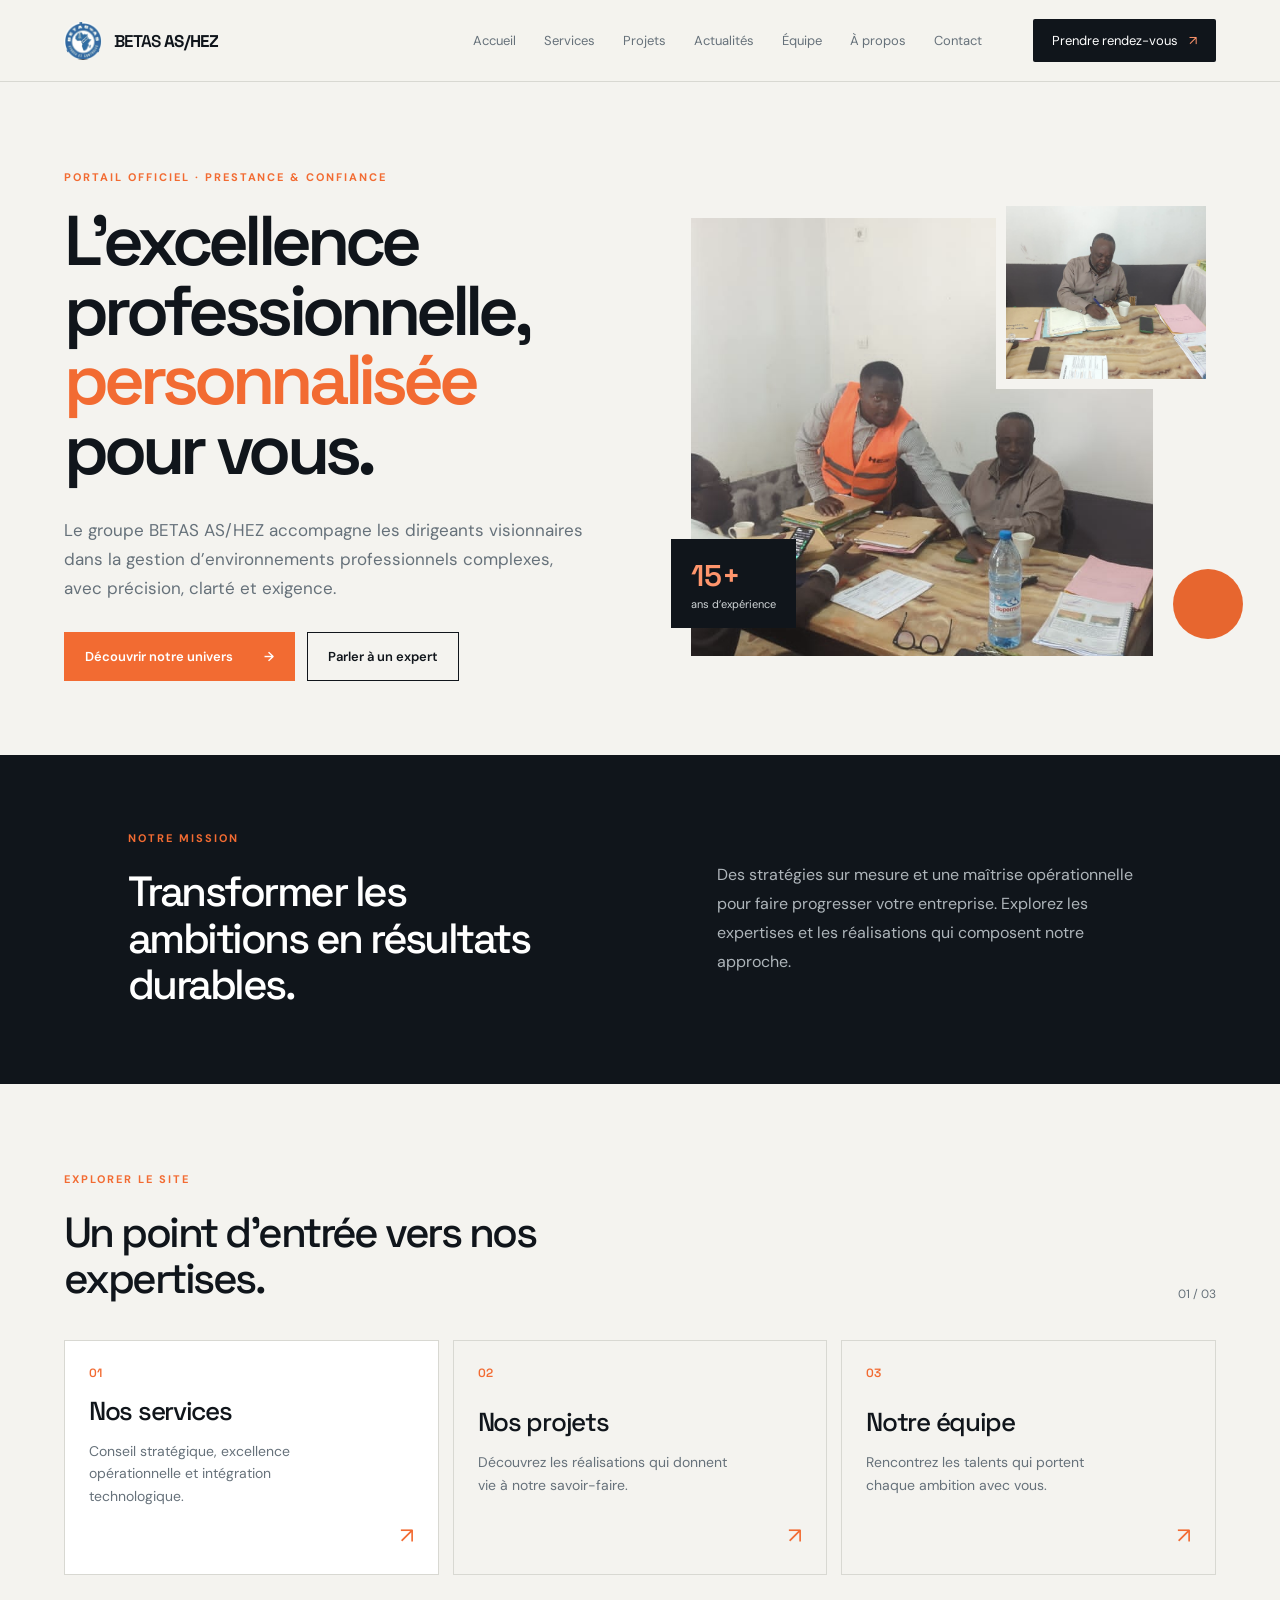
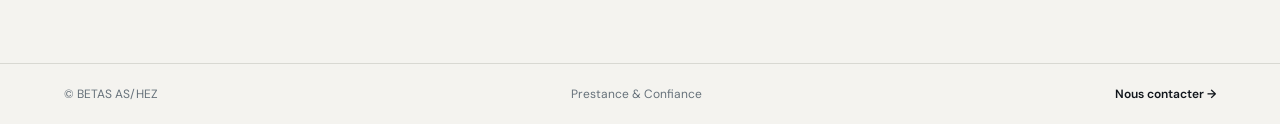
<file: index.html>
<!doctype html>
<html lang="fr">
<head>
  <meta charset="utf-8">
  <meta name="viewport" content="width=device-width, initial-scale=1">
  <meta name="description" content="BETAS AS/HEZ — conseil stratégique, excellence opérationnelle et intégration technologique.">
  <title>BETAS AS/HEZ | Portail</title>
  <link rel="preconnect" href="https://fonts.googleapis.com">
  <link rel="preconnect" href="https://fonts.gstatic.com" crossorigin>
  <link href="https://fonts.googleapis.com/css2?family=DM+Sans:wght@400;500;600;700&family=Space+Grotesk:wght@500;600;700&display=swap" rel="stylesheet">
  <link rel="stylesheet" href="portal.css">
</head>
<body>
  <header class="site-header">
    <a class="brand" href="index.html" aria-label="BETAS AS/HEZ, accueil">
      <img src="IMG-20260818-WA0112.jpg" alt="Logo BETAS AS/HEZ">
      <span>BETAS <b>AS/HEZ</b></span>
    </a>
    <nav class="desktop-nav" aria-label="Navigation principale">
      <a href="home.html">Accueil</a><a href="service.html">Services</a><a href="projets.html">Projets</a><a href="actualité.html">Actualités</a><a href="administration.html">Équipe</a><a href="why.html">À propos</a><a href="contact.html">Contact</a>
    </nav>
    <a class="header-action" href="bookappointment1.html">Prendre rendez-vous <span aria-hidden="true">↗</span></a>
  </header>

  <main>
    <section class="hero">
      <div class="hero-copy">
        <p class="eyebrow">PORTAIL OFFICIEL · PRESTANCE &amp; CONFIANCE</p>
        <h1>L’excellence professionnelle, <em>personnalisée</em> pour vous.</h1>
        <p class="hero-text">Le groupe BETAS AS/HEZ accompagne les dirigeants visionnaires dans la gestion d’environnements professionnels complexes, avec précision, clarté et exigence.</p>
        <div class="hero-actions"><a class="button button-primary" href="home.html">Découvrir notre univers <span>→</span></a><a class="button button-secondary" href="contact.html">Parler à un expert</a></div>
      </div>
      <div class="hero-visual" aria-label="Présentation de l'univers BETAS AS/HEZ">
        <div class="visual-card visual-main"><img src="IMG-20260819-WA0003.jpg" alt="Projet BETAS AS/HEZ"></div>
        <div class="visual-card visual-small"><img src="IMG-20260819-WA0004.jpg" alt="Réalisation BETAS AS/HEZ"></div>
        <div class="visual-note"><strong>15+</strong><span>ans d’expérience</span></div>
        <div class="orange-orb"></div>
      </div>
    </section>

    <section class="intro" aria-labelledby="mission-title">
      <div><p class="eyebrow">NOTRE MISSION</p><h2 id="mission-title">Transformer les ambitions en résultats durables.</h2></div>
      <p>Des stratégies sur mesure et une maîtrise opérationnelle pour faire progresser votre entreprise. Explorez les expertises et les réalisations qui composent notre approche.</p>
    </section>

    <section class="pathways" aria-labelledby="explore-title">
      <div class="section-heading"><div><p class="eyebrow">EXPLORER LE SITE</p><h2 id="explore-title">Un point d’entrée vers nos expertises.</h2></div><span class="section-index">01 / 03</span></div>
      <div class="path-grid">
        <a class="path-card featured" href="service.html"><span class="card-number">01</span><div><h3>Nos services</h3><p>Conseil stratégique, excellence opérationnelle et intégration technologique.</p></div><span class="arrow">↗</span></a>
        <a class="path-card" href="projets.html"><span class="card-number">02</span><div><h3>Nos projets</h3><p>Découvrez les réalisations qui donnent vie à notre savoir-faire.</p></div><span class="arrow">↗</span></a>
        <a class="path-card" href="administration.html"><span class="card-number">03</span><div><h3>Notre équipe</h3><p>Rencontrez les talents qui portent chaque ambition avec vous.</p></div><span class="arrow">↗</span></a>
      </div>
    </section>
  </main>
  <footer><span>© BETAS AS/HEZ</span><span>Prestance &amp; Confiance</span><a href="contact.html">Nous contacter →</a></footer>
</body>
</html>
</file>
<file: portal.css>
:root{--ink:#10151b;--muted:#66717a;--paper:#f4f3ef;--line:#d8d8d2;--orange:#f26b32;--white:#fff}*{box-sizing:border-box}body{margin:0;background:var(--paper);color:var(--ink);font-family:'DM Sans',sans-serif}a{color:inherit;text-decoration:none}.site-header{height:82px;padding:0 clamp(24px,5vw,76px);display:flex;align-items:center;gap:clamp(24px,4vw,64px);border-bottom:1px solid var(--line);background:rgba(244,243,239,.9);position:relative;z-index:2}.brand{display:flex;align-items:center;gap:12px;font:600 17px 'Space Grotesk';letter-spacing:-.04em;white-space:nowrap}.brand img{width:38px;height:38px;object-fit:cover;border-radius:50%}.brand b{font-weight:700}.desktop-nav{display:flex;gap:28px;margin-left:auto;font-size:13px;color:var(--muted)}.desktop-nav a:hover,footer a:hover{color:var(--orange)}@media(max-width:760px){.site-header{height:auto;min-height:72px;padding:16px 20px;flex-wrap:wrap;gap:14px}.brand{font-size:15px}.desktop-nav{order:3;width:100%;margin:0;display:flex;gap:16px;overflow-x:auto;padding-bottom:2px;scrollbar-width:none}.desktop-nav::-webkit-scrollbar{display:none}.desktop-nav a{white-space:nowrap;font-size:12px}.header-action{margin-left:auto;padding:11px 13px;font-size:12px}.hero{min-height:auto;padding:54px 20px 48px;display:flex;flex-direction:column;gap:38px;align-items:stretch}.hero h1{font-size:clamp(40px,12vw,58px)}.hero-text{font-size:15px;margin:24px 0}.hero-visual{height:330px}.visual-main{inset:12px 9% 0 0}.visual-small{width:42%;height:120px;right:0;top:0}.visual-note{left:7%;bottom:18px}.intro,.pathways{padding-left:20px;padding-right:20px}.intro{display:flex;flex-direction:column;gap:22px}.intro h2,.section-heading h2{font-size:34px}.path-grid{grid-template-columns:1fr}.path-card{min-height:145px;padding:23px}.path-card.featured{min-height:170px}footer{padding:24px 20px;flex-direction:column;align-items:flex-start;gap:10px}}@media(max-width:420px){.header-action{font-size:0;padding:11px}.header-action span{font-size:16px;margin:0}.hero-actions{flex-direction:column;align-items:stretch}.button{text-align:center}.hero-visual{height:280px}}.header-action{background:var(--ink);color:#fff;padding:13px 19px;font-size:13px;border-radius:2px}.header-action span{color:#ff956c;margin-left:8px}.hero{max-width:1320px;margin:auto;min-height:610px;padding:88px clamp(24px,5vw,76px) 74px;display:grid;grid-template-columns:1fr 1fr;gap:8vw;align-items:center}.eyebrow{font-size:11px;letter-spacing:.18em;font-weight:700;color:var(--orange);margin:0 0 23px}.hero h1{font:600 clamp(43px,5.5vw,78px)/.99 'Space Grotesk';letter-spacing:-.07em;max-width:700px;margin:0}.hero h1 em{font-style:normal;color:var(--orange)}.hero-text{color:var(--muted);font-size:17px;line-height:1.7;max-width:530px;margin:30px 0}.hero-actions{display:flex;gap:12px;flex-wrap:wrap}.button{padding:15px 20px;font-size:13px;font-weight:600;border:1px solid var(--ink)}.button-primary{background:var(--orange);border-color:var(--orange);color:#fff}.button-primary span{margin-left:28px}.button-secondary:hover{background:#fff}.hero-visual{height:460px;position:relative}.visual-card{position:absolute;overflow:hidden;background:#ddd}.visual-card img{width:100%;height:100%;object-fit:cover;display:block;filter:saturate(.8)}.visual-main{inset:22px 12% 0 0}.visual-small{width:42%;height:42%;right:0;top:0;border:10px solid var(--paper)}.visual-note{position:absolute;left:-20px;bottom:28px;background:var(--ink);color:#fff;padding:17px 20px;display:flex;flex-direction:column;gap:2px}.visual-note strong{font:600 30px 'Space Grotesk';color:#ff956c}.visual-note span{font-size:11px;color:#d0d5d7}.orange-orb{width:70px;height:70px;border-radius:50%;background:var(--orange);position:absolute;right:-27px;bottom:17px;mix-blend-mode:multiply}.intro{background:var(--ink);color:#fff;padding:76px clamp(24px,10vw,150px);display:grid;grid-template-columns:1fr 1fr;gap:12vw}.intro h2,.section-heading h2{font:500 clamp(30px,3.3vw,47px)/1.1 'Space Grotesk';letter-spacing:-.06em;margin:0;max-width:570px}.intro p:not(.eyebrow){color:#aeb5ba;line-height:1.8;margin:30px 0 0;max-width:460px}.pathways{max-width:1320px;margin:auto;padding:88px clamp(24px,5vw,76px)}.section-heading{display:flex;justify-content:space-between;align-items:end;margin-bottom:38px}.section-index{color:var(--muted);font-size:12px}.path-grid{display:grid;grid-template-columns:repeat(3,1fr);gap:14px}.path-card{min-height:235px;border:1px solid var(--line);padding:24px;display:flex;flex-direction:column;justify-content:space-between;transition:transform .2s,background .2s}.path-card:hover{transform:translateY(-5px);background:#fff}.path-card.featured{background:#fff}.card-number{font:600 12px 'Space Grotesk';color:var(--orange)}.path-card h3{font:500 26px 'Space Grotesk';letter-spacing:-.05em;margin:0 0 12px}.path-card p{color:var(--muted);font-size:14px;line-height:1.6;max-width:250px;margin:0}.arrow{align-self:flex-end;font-size:22px;color:var(--orange)}footer{border-top:1px solid var(--line);padding:22px clamp(24px,5vw,76px);display:flex;gap:30px;justify-content:space-between;color:var(--muted);font-size:12px}footer a{color:var(--ink);font-weight:600}@media(max-width:800px){.site-header{height:70px;padding:0 20px}.desktop-nav{display:none}.header-action{margin-left:auto;padding:11px 13px;font-size:11px}.hero{grid-template-columns:1fr;padding-top:62px;gap:45px}.hero-visual{height:330px}.intro{grid-template-columns:1fr;gap:10px;padding:58px 24px}.pathways{padding:62px 24px}.path-grid{grid-template-columns:1fr}.section-heading{align-items:start;gap:20px;flex-direction:column}footer{flex-wrap:wrap;gap:12px}footer span:nth-child(2){display:none}}@media(max-width:420px){.header-action{font-size:0}.header-action span{font-size:16px;margin:0}.hero h1{font-size:43px}.visual-note{left:0}}
</file>
